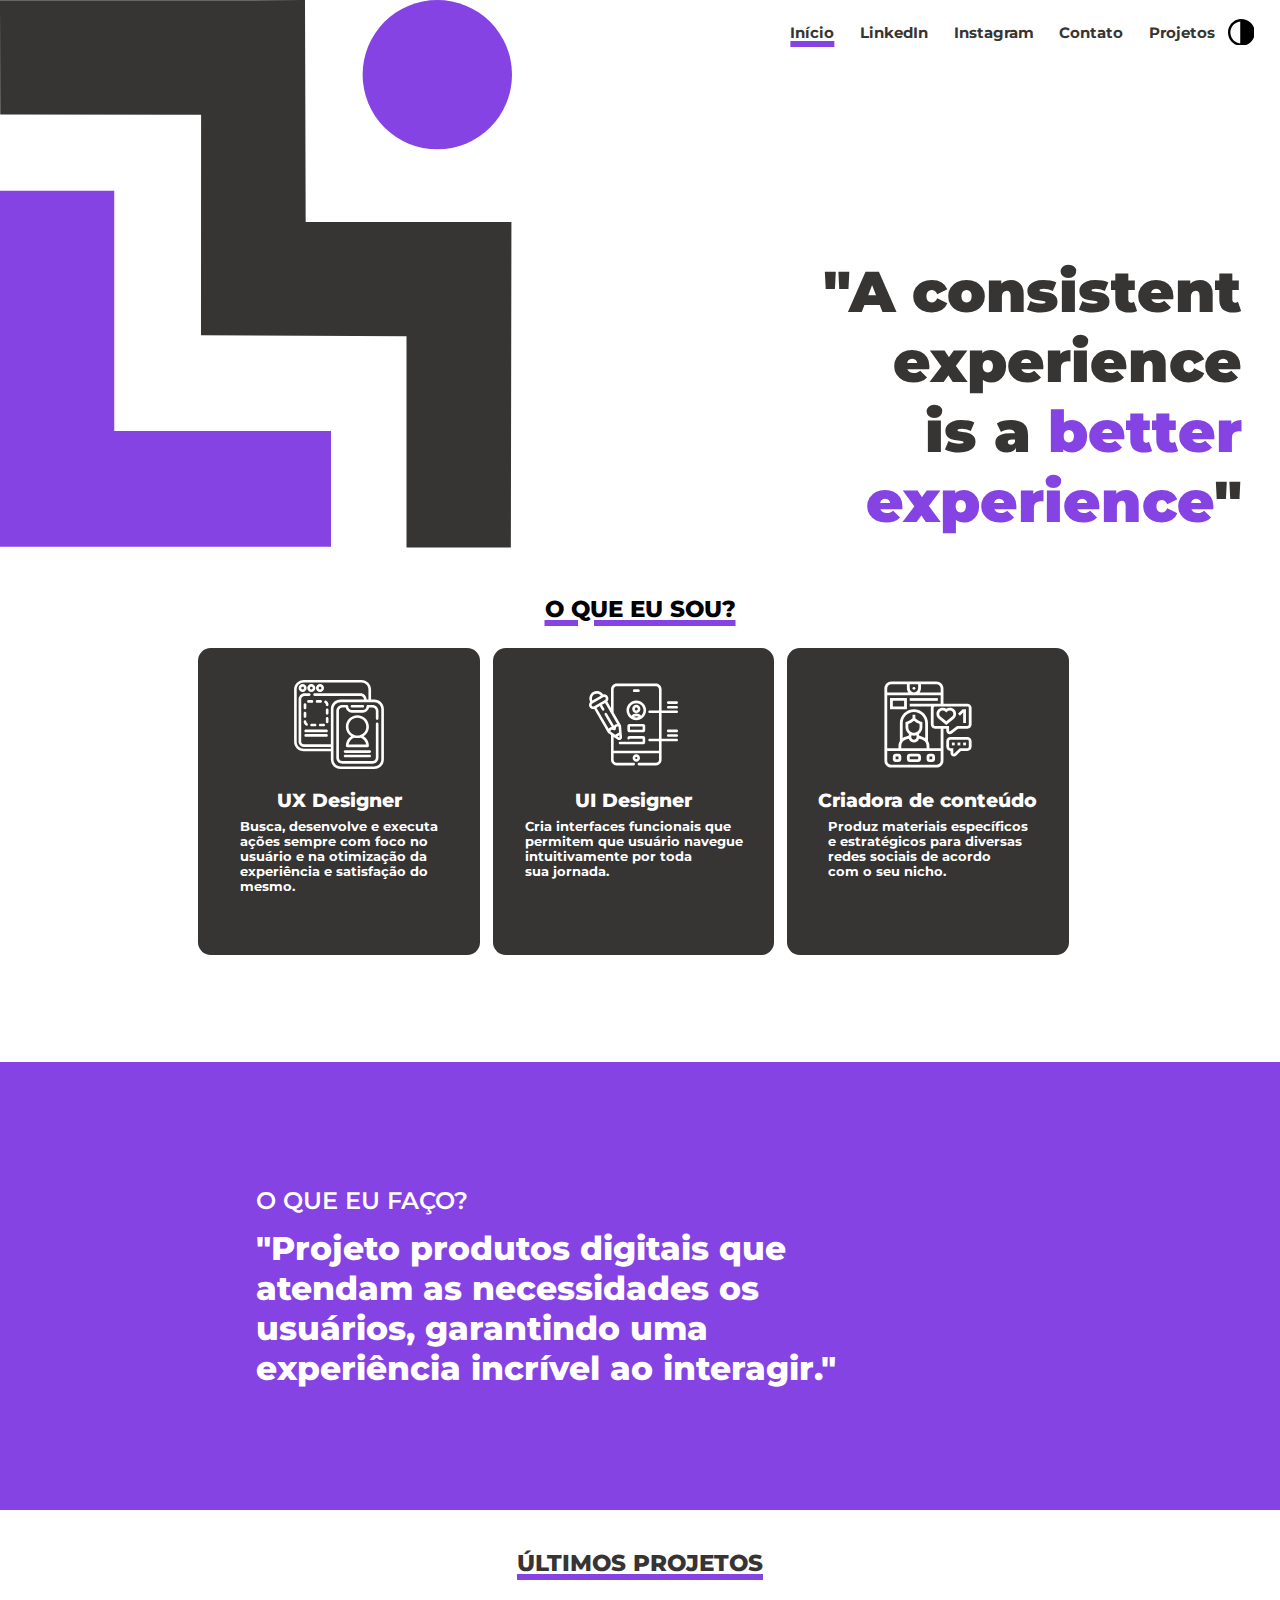
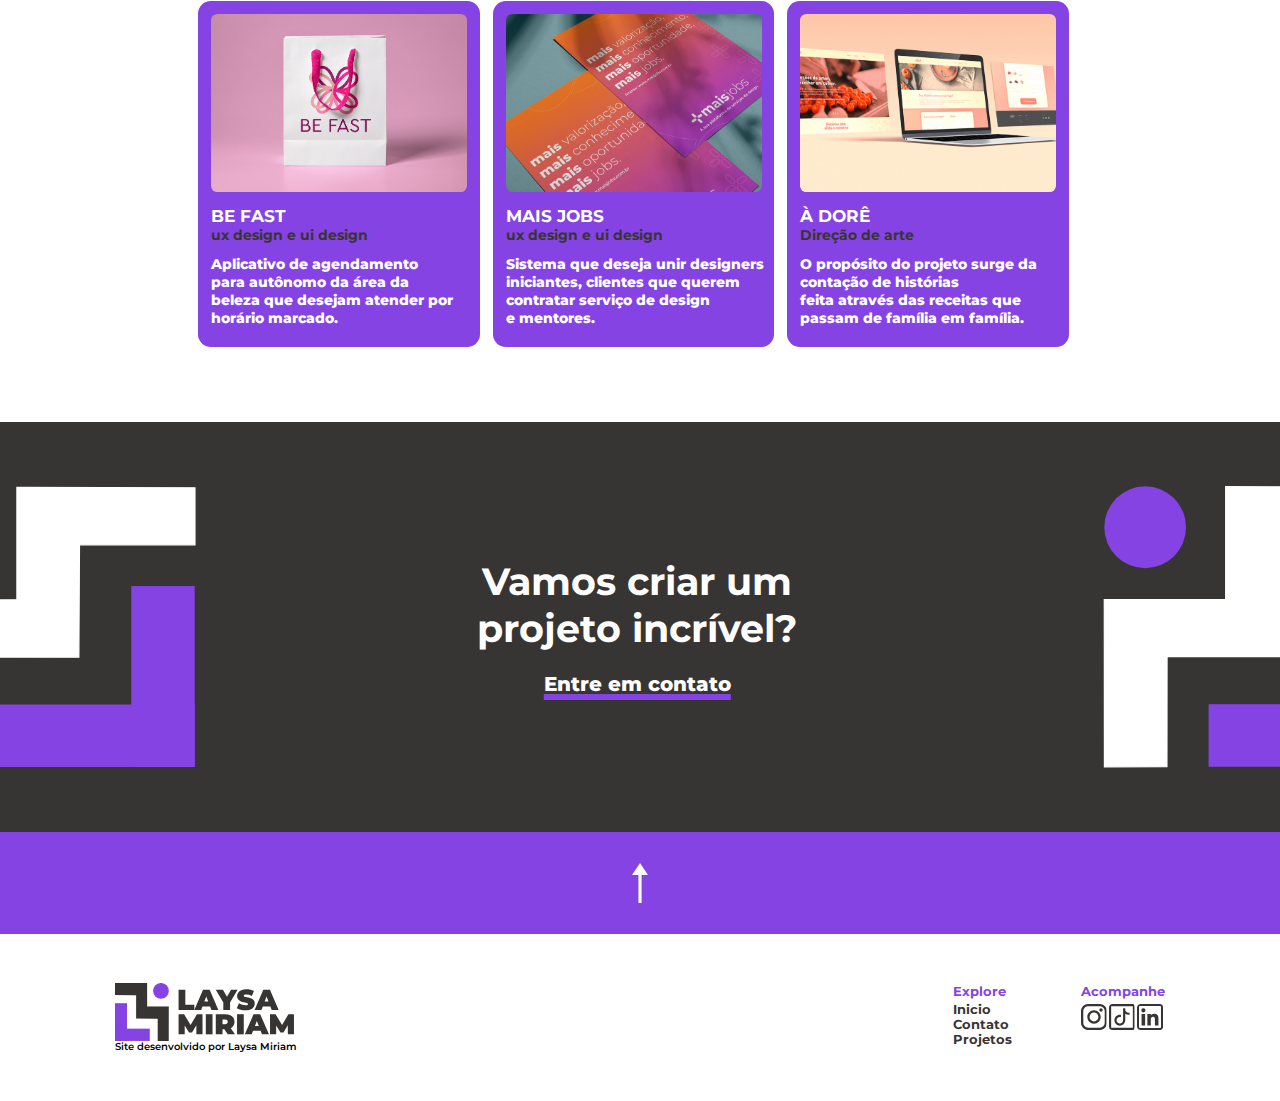
<file: index.html>
<!DOCTYPE html>
<html lang="pt-br">
<head>
    <meta charset="UTF-8">
    <meta http-equiv="X-UA-Compatible" content="IE=edge">
    <meta name="viewport" content="width=device-width, initial-scale=1.0">
    <title>Laysa Miriam</title>
    <link rel="stylesheet" href="style1.css">
    <link rel="preconnect" href="https://fonts.gstatic.com">
    <link rel="shortcut icon" href="imagens/logotipo branco.svg">
    <link href="https://fonts.googleapis.com/css2?family=Montserrat:wght@400;500;700;800;900&display=swap" rel="stylesheet">
    
</head>
<body>
    <div class="cabecalho">
        <nav>
            <div class="links">
                <a class="inicio" href="">Início</a>
                <a href="https://www.linkedin.com/in/laysamiriam/">LinkedIn</a>
                <a href="https://www.instagram.com/laysa.miriam/">Instagram</a>
                <a href="mailto:laysauf@gmail.com">Contato</a>
                <a href="projetos.html">Projetos</a>
                <svg  class="contraste" version="1.1" xmlns="http://www.w3.org/2000/svg" xmlns:xlink="http://www.w3.org/1999/xlink" x="0px" y="0px"
                viewBox="0 0 338 338" style="enable-background:new 0 0 338 338;" xml:space="preserve">
                <path d="M169,0h-15v0.673C67.814,8.29,0,80.868,0,169s67.814,160.71,154,168.327V338h15c93.187,0,169-75.813,169-169
                S262.187,0,169,0z M30,169C30,97.423,84.384,38.316,154,30.812v276.377C84.384,299.684,30,240.577,30,169z"/> </svg>
                
                <!-- <img class="contraste" src="imagens/contrast.svg" alt="botão de contraste"> -->
            </div>
        </nav>
        
        <img src="imagens/icone grande-branco.svg" alt="Logotipo da empresa Laysa Miriam" class="logotipo">
        <img src="imagens/icone grande.svg" alt="Logotipo da empresa Laysa Miriam" class="logotipo normal">
        <!-- <img src="imagens/icone grande-branco.svg" alt="Logotipo da empresa Laysa Miriam" class="logotipo branco"> -->
        
        
        <div class="texto">
            <strong> <h2>"A consistent
                <br>experience<br>
                is a <b>better<br>
                    experience</b>"</h2>
                </strong>
            </div>
            
        </div>
    </div>
        
    <div class="oquesou">
        <h3>O que eu sou?</h3>
        <div class="cards">
            <div class="card">
                <img src="imagens/ux (1).svg" alt="Ilustração que representa o perfil do usuário em uma interface">
                <h4>UX Designer</h4>
                <p>Busca, desenvolve e executa <br> ações sempre com foco no <br> usuário e na otimização da<br>
                    experiência e satisfação do <br> mesmo.</p>
            </div>
                    
            <div class="card">
                <img src="imagens/design-de-interface-do-usuario.svg" alt="Ilustração que representa uma tela de celular sendo desenhada por um lápis">
                <h4>UI Designer</h4>
                <p>Cria interfaces funcionais que<br> permitem que usuário navegue<br>  intuitivamente por toda<br> sua jornada.</p>
            </div>
                    
            <div class="card">
                <img src="imagens/social.svg" alt="Ilustração que representa o usuário em seu celular">
                <h4>Criadora de conteúdo</h4>
                <p>Produz materiais específicos<br> e estratégicos para diversas <br> redes sociais de acordo <br> com o seu nicho.</p>
            </div>    
        </div>      
    </div>
            
            
        <div class="oquefaco">
            <div class="conteudo">
                <div class="contend">
                    <h3>O que eu faço?</h3>
                    <Strong><h4>"Projeto produtos digitais que<br>atendam as necessidades
                        os<br> usuários, garantindo uma<br>experiência incrível ao interagir."
                    </h4></Strong>
                </div>
            </div>
        </div>
            
        <div class="ultimosproj">
            <h3 class="titulo">últimos projetos</h3>
            <div class="cards">
                
                <div class="card-proj">
                    <a href="befast.html">
                        <img src="imagens/sacola.jpg" alt="">
                        <div class="info">
                            <h2>Be Fast</h2>
                            <h3>ux design e ui design</h3>
                            <p>Aplicativo  de agendamento <br>para autônomo da área da<br> beleza que desejam atender por <br> horário marcado.</p>
                        </div>
                    </a>
                </div>
                    
                <div class="card-proj">
                    <a href="maisjobs.html">
                        <img src="imagens/maiscartaz.jpg" alt="">
                        <div class="info">
                            <h2>Mais Jobs</h2>
                            <h3>ux design e ui design</h3>
                            <p>Sistema que deseja unir designers <br>iniciantes, clientes que querem contratar serviço de design <br> e mentores.</p>
                        </div>
                    </a>
                </div>
                    
                <div class="card-proj">
                    <a href="adore.html">
                        <img src="imagens/adore-crop.jpg" alt="">
                        <div class="info">
                            <h2>À Dorê</h2>
                            <h3>Direção de arte</h3>
                            <p>O propósito do projeto surge da contação de histórias <br> feita através das receitas que passam de família em família.</p>
                        </div>
                    </a>
                </div>
                    
            </div>
        </div>
            
        <div class="contato">
            <img  class="esquerda" src="imagens/com corte - esquerda.svg" alt="logotipo rotacionado da empresa Laysa Miriam ">
            <div class="infos">
                <h2>Vamos criar um<br> projeto incrível?</h2>
                <a href="https://www.linkedin.com/in/laysamiriam/">Entre em contato</a>
            </div>
            <img class="direita" src="imagens/com corte - direito.svg" alt="logotipo rotacionado da empresa Laysa Miriam ">
        </div>
            
        <div class="top">
            <img src="imagens/top.svg" alt="Seta para cima">
        </div>
            
        <footer>
            <div class="esq">
                <img src="imagens/com cores.svg" alt="Logotipo da empresa Laysa Miriam" class="logo active">
                <img src="imagens/com cores2.svg" alt="Logotipo da empresa Laysa Miriam" class="logo-branco">
                <p>Site desenvolvido por Laysa Miriam</p>
            </div>
                
            <div class="dire">
                <div class="menu1">
                    <p>Explore</p>
                    <div class="links">
                        <a href="index.html">Inicio</a>
                        <a href="mailto:laysauf@gmail.com">Contato</a>
                        <a href="projetos.html">Projetos</a>
                    </div>
                </div>
                    
                <div class="menu2">
                    <p>Acompanhe</p>
                    <div class="links2">
                        <a href="https://www.instagram.com/laysa.miriam/"><img src="imagens/instagram-logo.svg" alt=""></a>
                        <a href="google.com"><img src="imagens/tiktok.svg" alt=""></a>
                        <a href="https://www.linkedin.com/in/laysamiriam/"><img src="imagens/linkedin.svg" alt=""></a>
                    </div>
                </div>
            </div>
        </footer>

<script src="https://ajax.googleapis.com/ajax/libs/jquery/1.10.1/jquery.min.js"></script>
<script type="text/javascript"></script>
<script>

    subir = document.querySelector(".top");
    
    subir.addEventListener("click",function(){
    // window.scrollTo(0, 0);
    $('html, body').animate({scrollTop:0}, 'slow');
    })
                   
    //contraste do cabeçalho
    cabecalho = document.querySelector(".cabecalho");
    menu = document.querySelectorAll(".cabecalho nav .links a");
    contraste = document.querySelector(".cabecalho nav .links .contraste");
    logotipo = document.querySelector(".cabecalho .logotipo.normal");
    frase = document.querySelector(".texto strong h2");
                
    //o que sou 
    oquesou = document.querySelector(".oquesou");
    cards = document.querySelectorAll(".oquesou .cards .card");
    console.log(cards);

    //oquefaco
    oquefaco = document.querySelector(".oquefaco");

    //ultimosproj
    ultimosproj = document.querySelector(".ultimosproj");
    ultimosproj_titulo = document.querySelector(".ultimosproj .titulo");
    ultimoscard = document.querySelectorAll(".ultimosproj .cards .card-proj");
    ultimos_h3 = document.querySelectorAll(".ultimosproj .cards .card-proj h3");

    //contato
    contato = document.querySelector(".contato");

    //topo
    topo = document.querySelector(".top");

    //footer
    footer = document.querySelector("footer");
    logo = document.querySelector("footer .esq .logo");
    logo_branco = document.querySelector("footer .esq .logo-branco");
    titulo = document.querySelector("footer .esq p");
    links1 = document.querySelectorAll("footer .dire .menu1 .links a");
    links2 = document.querySelectorAll("footer .dire .menu2 .links2 a");
    imagens = document.querySelectorAll("footer .dire .menu2 .links2 a img");

                
    function modo_contraste(){
        //cabeçalho
        cabecalho.style.backgroundColor= "black";
        contraste.style.fill = "white";
        for(const link of menu){
            link.style.color="white";
            link.classList.add("active");
        }
        logotipo.classList.add("active");
        frase.style.color = "white";
                    
        //o que sou 
        oquesou.style.color="white";
        oquesou.style.backgroundColor ="black";
        for(const card of cards){
            card.style.backgroundColor = "black";
            card.style.border ="0.2vw solid white";
        }       

        //oquefaco
        oquefaco.style.backgroundColor = "black";
        oquefaco.style.borderTop= "0.2vw solid white";
        oquefaco.style.borderBottom= "0.2vw solid white";

        //ultimos projetos
        ultimosproj.style.backgroundColor ="black";
        ultimosproj_titulo.style.color="white";
        ultimosproj.style.borderBottom= "0.2vw solid white";
        for(const card of ultimoscard){
            card.style.backgroundColor = "black";
            card.style.border ="0.2vw solid white";
        }  
        for(const h3 of ultimos_h3){
            h3.style.color = "white";
        }      

        //contato
        contato.style.backgroundColor = "black";
        contato.style.borderBottom= "0.2vw solid white";

        //topo
        topo.style.backgroundColor = "black";
        topo.style.borderBottom= "0.2vw solid white";

        //footer
        footer.style.backgroundColor = "black";
        logo.classList.remove("active");
        logo_branco.classList.add("active");
        titulo.style.color="white";
        for(const link of links1){
            link.style.color = "white";
        }  
        for(const link of links2){
            link.style.color = "white";
        } 
        for(const img of imagens){
            imagens.style.fill="white";
        }  
        
    }

                
    function modo_normal(){
        cabecalho.style.backgroundColor= "white";
        contraste.style.fill = "black";
        for(const link of menu){
            link.style.color="#373533";
            link.classList.remove("active");
        }
        logotipo.classList.remove("active");
        frase.style.color = "#373533";

        //o que sou
        oquesou.style.color="#373533";
        oquesou.style.backgroundColor="white";
        for(const card of cards){
            card.style.backgroundColor = "#373533";
            card.style.border ="0.2vw solid white";
        }   
        
        //o que faco
        oquefaco.style.backgroundColor = "#8543E3";

        //ultimos projetos
        ultimosproj.style.backgroundColor ="white";
        ultimosproj_titulo.style.color="#8543E3";
        for(const card of ultimoscard){
            card.style.backgroundColor = "#8543E3";
        }  
        for(const h3 of ultimos_h3){
            h3.style.color = "#373533";
        }  

        //contato
        contato.style.backgroundColor = "#373533";
        contato.style.borderBottom= "none";

        //topo
        topo.style.backgroundColor = "#8543E3";

        //footer
        footer.style.backgroundColor = "white";
        logo_branco.classList.remove("active");
        logo.classList.add("active");
        titulo.style.color="#373533";
        for(const link of links1){
            link.style.color = "#373533";
        }  
        for(const link of links2){
            link.style.color = "#373533";
        }  
    }


    contraste.addEventListener("click",function(){
        if(cabecalho.style.backgroundColor == "black"){
            // modo = 1;
            modo_normal();
        }else{
            // modo = 0;
            modo_contraste();
            }
    })
                
                
</script>
</body>
</html>
</file>
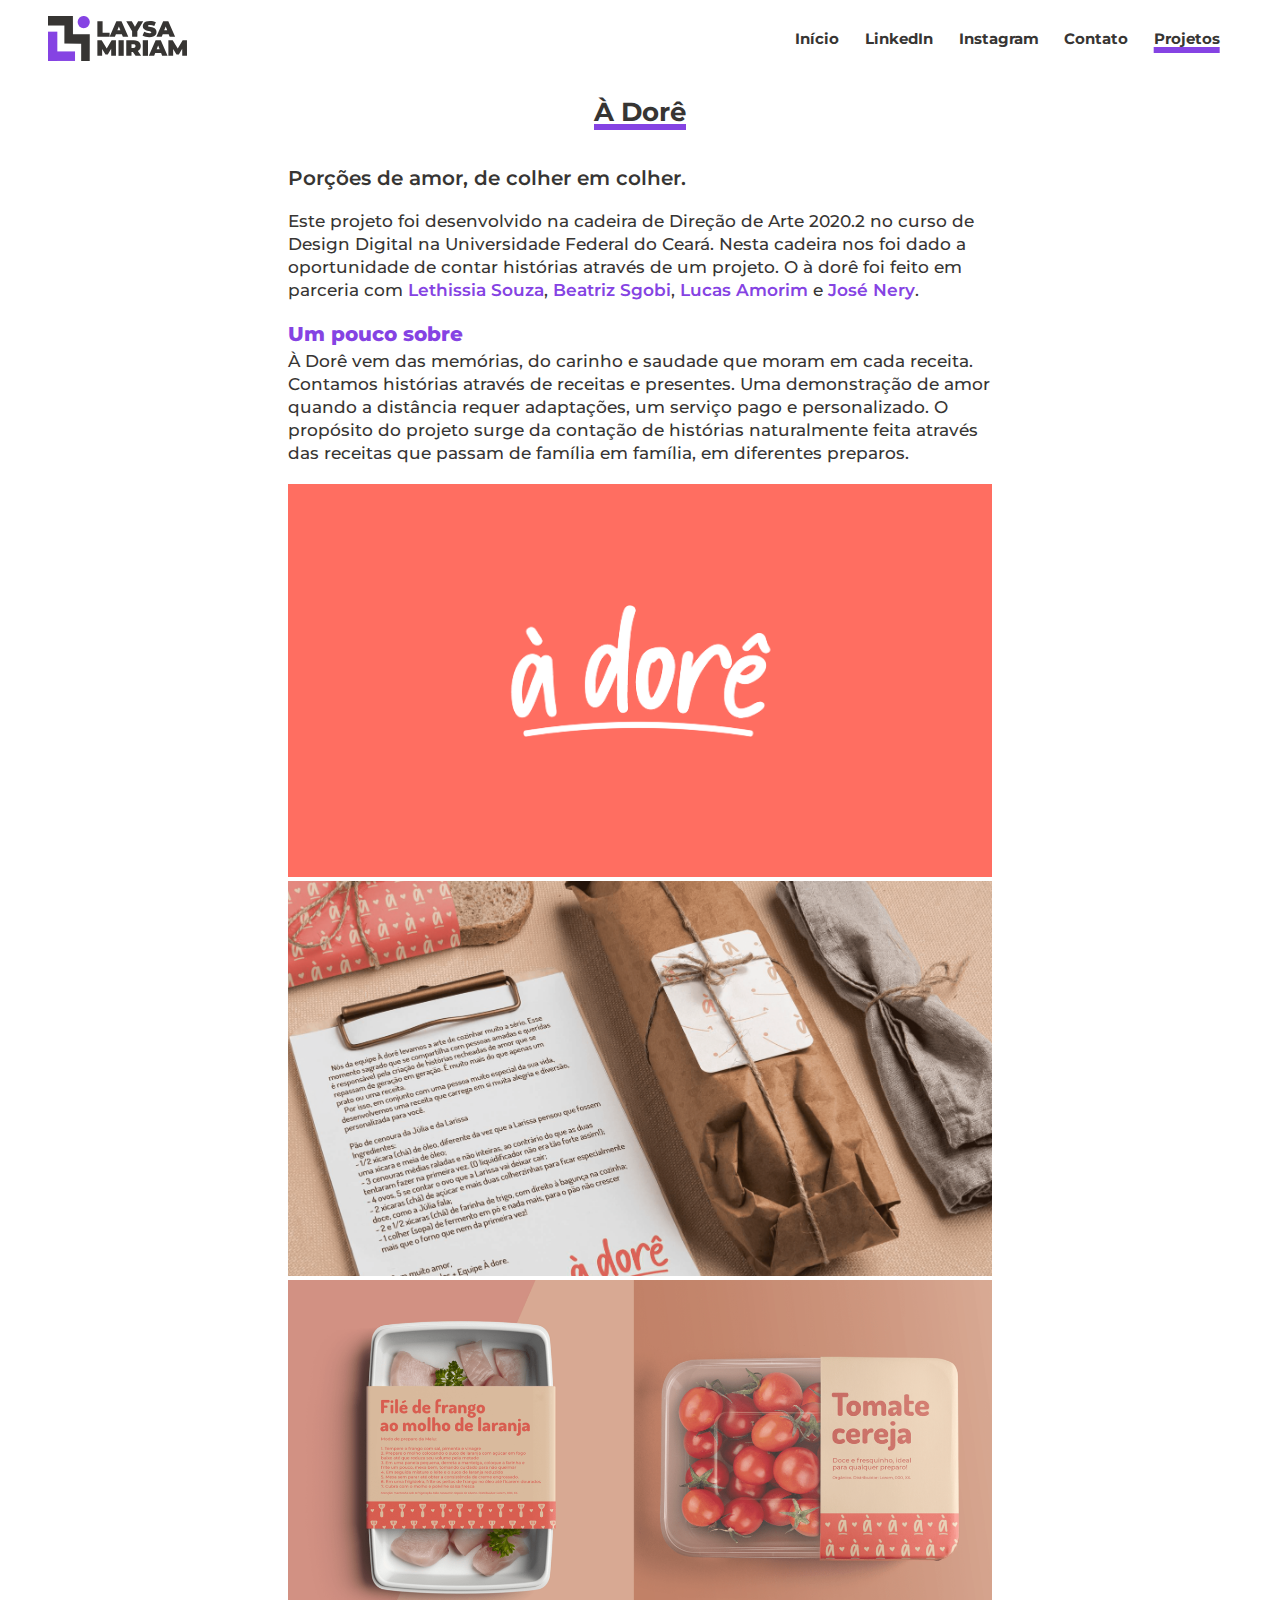
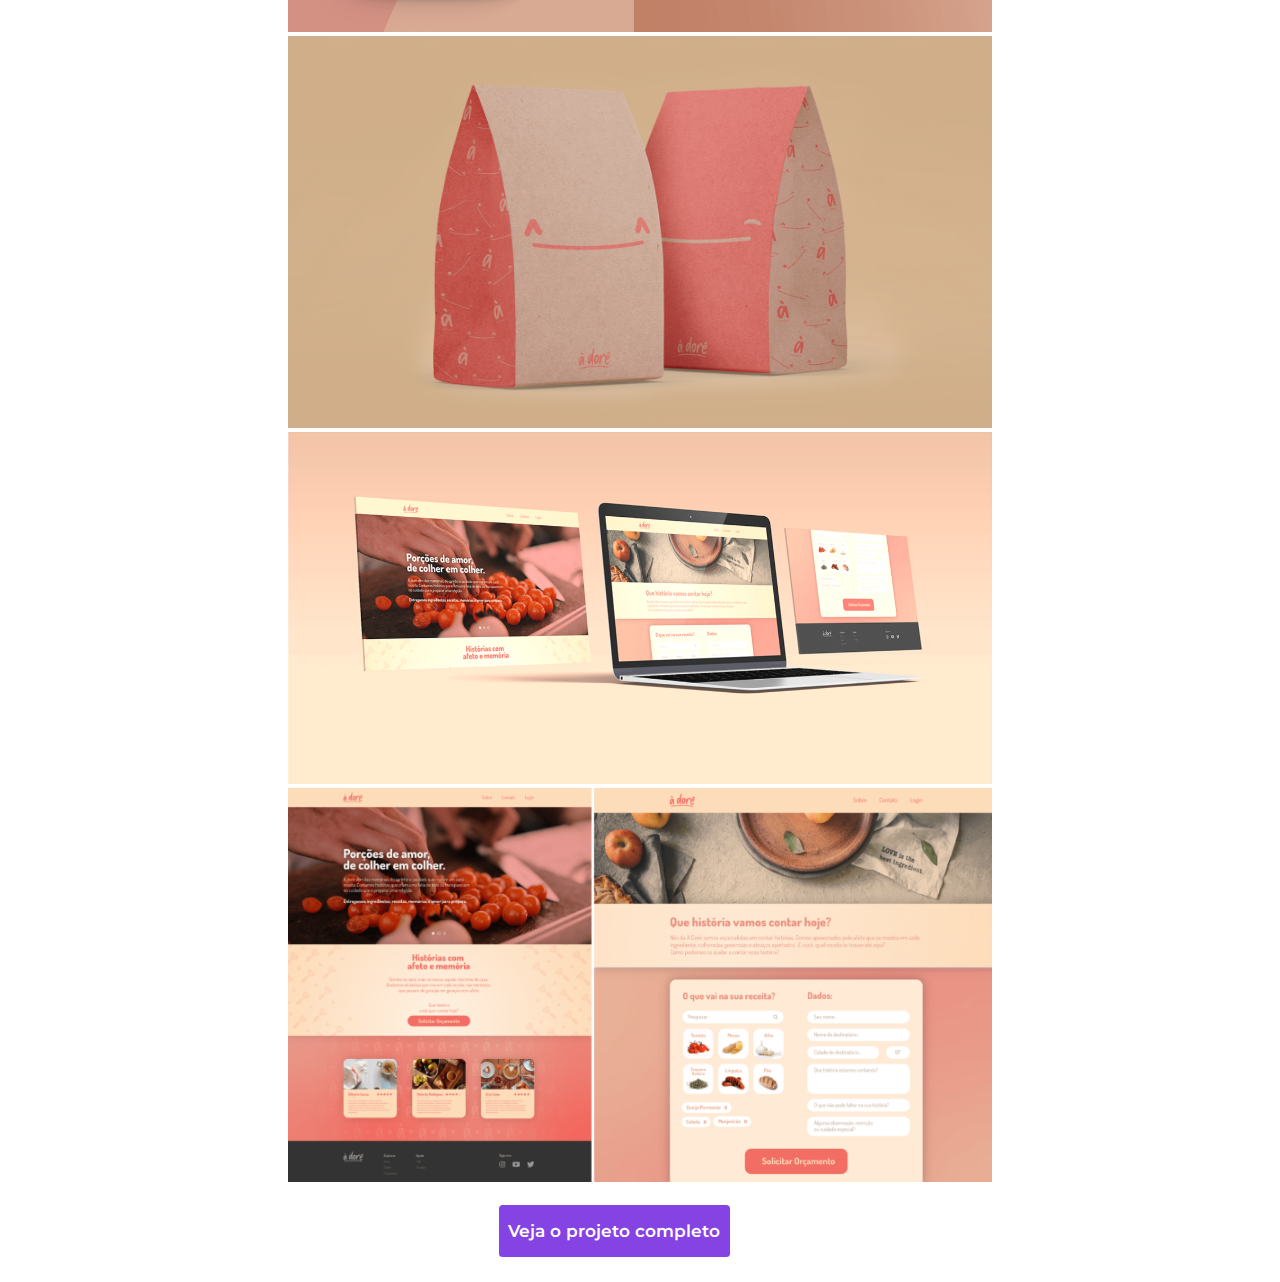
<file: adore.html>
<!DOCTYPE html>
<html lang="pt-br">
<head>
    <meta charset="UTF-8">
    <meta http-equiv="X-UA-Compatible" content="IE=edge">
    <meta name="viewport" content="width=device-width, initial-scale=1.0">
    <title>Laysa Miriam</title>
    <link rel="stylesheet" href="adore.css">
    <link rel="preconnect" href="https://fonts.gstatic.com">
    <link rel="shortcut icon" href="imagens/logotipo branco.svg">
    <link href="https://fonts.googleapis.com/css2?family=Montserrat:wght@400;500;700;800;900&display=swap" rel="stylesheet">
</head>
<body>
    <nav>
        <div class="links">
            <div class="foto">
                <img class="branco" src="imagens/com cores2.svg" alt="">
                <img class="comcor active" src="imagens/com cores.svg" alt="Logotipo da empresa Laysa Miriam">
            </div>
            <div class="link">
                <a href="index.html">Início</a>
                <a href="https://www.linkedin.com/in/laysamiriam/">LinkedIn</a>
                <a href="https://www.instagram.com/laysa.miriam/">Instagram</a>
                <a href="mailto:laysauf@gmail.com">Contato</a>
                <a class="projeto"href="projetos.html">Projetos</a>
                <!-- <svg  class="contraste" version="1.1" xmlns="http://www.w3.org/2000/svg" xmlns:xlink="http://www.w3.org/1999/xlink" x="0px" y="0px"
                viewBox="0 0 338 338" style="enable-background:new 0 0 338 338;" xml:space="preserve">
                <path d="M169,0h-15v0.673C67.814,8.29,0,80.868,0,169s67.814,160.71,154,168.327V338h15c93.187,0,169-75.813,169-169
                S262.187,0,169,0z M30,169C30,97.423,84.384,38.316,154,30.812v276.377C84.384,299.684,30,240.577,30,169z"/></svg> -->
            </div>
        </div>
    </nav>
    
    <div class="adore">
        <article>
            <h1 style="text-align: center;">À Dorê</h1>
            <h2>Porções de amor, de colher em colher.</h2>
            
            <p>Este projeto foi desenvolvido na cadeira de Direção de Arte 2020.2 no curso de Design Digital na Universidade Federal do Ceará.
            Nesta cadeira nos foi dado a oportunidade de contar histórias através de um projeto. O à dorê foi feito em parceria
            com <a style="text-decoration: none; color:#8543E3" href="https://www.linkedin.com/in/lethissia/">Lethissia Souza</a>, <a style="text-decoration: none; color:#8543E3" href="https://www.linkedin.com/in/beatriz-sgobi-lamego/">Beatriz Sgobi</a>, <a style="text-decoration: none; color:#8543E3"href="https://www.linkedin.com/in/lucas-amorim-164574188/">Lucas Amorim</a> e <a style="text-decoration: none; color:#8543E3"href="https://www.behance.net/nerylmf">José Nery</a>.
                
            </p>

            <h3>Um pouco sobre</h3>
            <p>À Dorê vem das memórias, do carinho e saudade que moram em cada receita. Contamos histórias através de receitas e presentes. Uma demonstração de amor quando a distância requer adaptações, um serviço pago e personalizado. O propósito do projeto surge da contação de histórias naturalmente feita através das receitas que passam de família em família, em diferentes preparos. </p>
            
            <img src="imagens/Adorê/início.PNG" alt="">
            <img src="imagens/Adorê/mockup.PNG" alt="">
            <img src="imagens/Adorê/mockup3.PNG" alt="">
            <img src="imagens/Adorê/pacote.PNG" alt="">
            <img src="imagens/Adorê/tela.PNG" alt="">
            <img style="margin-bottom: 1.5vw;" src="imagens/Adorê/tela2.PNG" alt="">
       
            <a href="https://www.behance.net/gallery/120069735/A-Dore-porcoes-de-amor-de-colher-em-colher"><button>Veja o projeto completo</button></a>

        </article>
    </div>

</body>
</file>
<file: style1.css>
*{
    margin: 0;
    padding: 0;
    font-family: 'Montserrat', sans-serif;
}
.cabecalho{
    position: relative;
    z-index: 5;
    height: 45vw;
    /* background-color: blueviolet; */
}
.cabecalho nav{
    position: absolute;
    width: 100%;
    height: 5vw;
    z-index: 1;
}
.cabecalho nav .links{
    display: flex;
    height: 5vw;
    padding-right: 2vw;
    align-items: center;
    /* justify-items: center; */
    /* align-content: center; */
    justify-content: flex-end;
}
.cabecalho nav .links .contraste{
    width: 2.1vw;
    cursor: pointer;
}
.cabecalho nav .links .contraste:hover{
    opacity: 0.7;
}
.cabecalho nav .links a{
    padding: 1vw;
    color: #373533;
    font-weight: 700;
    text-decoration: none;
    font-size: 1.2vw;
}
.cabecalho nav .links a:hover{
    text-decoration: underline 0.5vw #373533; 
}
.cabecalho nav .links a.active:hover{
    text-decoration: underline 0.5vw white; 
}
.cabecalho nav .links .inicio{
    text-decoration: underline 0.5vw #8543E3;
}
.cabecalho .logotipo{
    position: absolute;
    left: 0;
    top: 0vw;
    width: 40vw;
    z-index: 0;
}
.cabecalho .logotipo.normal.active{
    display: none;
}
.cabecalho .texto{
    z-index: 2;
    position: absolute;
    width: 97%;
    text-align: right;
    top: 20vw;
}
.cabecalho .texto strong h2, .cabecalho .texto h2 b{
    font-weight: 900;
    font-size: 4.5vw;
    color: #373533;
}
.cabecalho .texto h2 b{
    color: #8543E3;  
}
.oquesou{
    background-color: white;
    /* top: 2vw; */
    position: relative;
    height: 38vw;
}
.oquesou h3{
    text-decoration: underline 0.5vw #8543E3;
    text-transform: uppercase;
    font-weight: 800;
    font-size: 1.8vw;
    text-align: center;
    padding-top:1.5vw;
    padding-bottom: 1.9vw;
}
.oquesou .cards{
    display: flex;
    justify-items: center;
    justify-content: center;
}
.oquesou .cards .card{
    background-color: #373533;
    border-radius: 1vw;
    width: 22%;
    height: 24vw;
    margin-right: 1vw;
    text-align: center;
}
.oquesou .cards .card h4{
    font-weight: 800;
    color: white;
    font-size: 1.5vw;
    margin-bottom: 0.5vw;
}
.oquesou .cards .card p{
    font-weight: 700;
    width: 100%;
    color: white;
    font-size: 1vw;
    text-align: left;
    
    display: flex;
    justify-content: center;
}
.oquesou .cards .card img{
    width: 7vw;
    margin-top: 2.5vw;
    margin-bottom: 1.2vw;
}
.oquefaco{
    background-color: #8543E3;
    position: relative;
    height: 35vw;
    text-align: left;
    color: white;
}
.oquefaco .conteudo{
    height: 100%;
    display: flex;
    flex-wrap: wrap;
    align-items: center;
    margin-left: 20vw;
}
.oquefaco .conteudo .contend{
    width: 100%;
}
.oquefaco .conteudo .saiba-mais{
    width: 100%;
}
.oquefaco .conteudo .contend h3{
    font-weight: 600;
    text-transform: uppercase;
    font-size: 1.9vw;
}
.oquefaco .conteudo .contend strong h4{
    font-weight: 800;
    padding-top: 1vw;
    font-size: 2.6vw;
}
.oquefaco .conteudo .contend a{
    font-weight: 800;
    display: block;
    color: white;
    font-size: 1.6vw;
    text-decoration: none; 
}
.oquefaco .conteudo .saiba-mais a{
    font-size: 1.7vw;
    font-weight: 700;
    text-decoration: none;
    color: white;
}
.oquefaco .conteudo .saiba-mais a:hover{
    /* color: #373533; */
    text-shadow: 0.2vw 0.2vw #3735337c;
    transition-property: text-shadow;
    transition-duration: 0.2s;
    transition-timing-function: ease-in;
}
.oquefaco .conteudo .saiba-mais img{
    width: 2.3vw;
    margin-left: 0.2vw;
}
.ultimosproj{
    /* top: 8vw; */
    height: 40vw;
    position: relative;
}
.ultimosproj .titulo{
    text-decoration: underline 0.5vw #8543E3;
    text-transform: uppercase;
    font-weight: 800;
    font-size: 1.8vw;
    text-align: center;
    padding-top:1.5vw;
    padding-bottom: 1.9vw;
    color: #373533;
    padding-top: 3vw;
}
.ultimosproj .cards{
    display: flex;
    justify-items: center;
    justify-content: center;
}
.ultimosproj .card-proj a{
    text-decoration: none;
}
.ultimosproj .card-proj{
    background-color: #8543E3;
    border-radius: 1vw;
    width: 22%;
    height: 27vw;
    margin-right: 1vw;
    text-align: center;
    font-weight: 800;
}
.ultimosproj .card-proj:hover{
    background-color: #8643e3cb;
    transition-property: background-color;
    /* transition-duration: 0.3s; */
    transition-timing-function: ease-in;
    
    box-shadow: 0.2vw 0.2vw 0.2vw 0.2vw #37353346;
}
.ultimosproj img{
    width: 20vw;
    border-radius: 0.5vw;
    margin-top: 1vw;
    margin-bottom: 0.8vw;
}
.ultimosproj .card-proj a .info{
    text-align: left;
    margin-left: 1vw;
}
.ultimosproj .card-proj a .info h2{
    text-transform: uppercase;
    color: white;
    font-size: 1.3vw;
}
.ultimosproj .card-proj a .info h3{
    color: #373533;
    margin-top: 0;
    font-size: 1.1vw;
}
.ultimosproj .card-proj a .info p{
    margin-top: 0.8vw;
    font-size: 1.1vw;
    color: white;
}
.contato{
    height: 32vw;
    position: relative;
    background-color: #373533;
    
    display: flex;
    align-items: center;
    justify-content: space-between;
}
.contato .infos{
    font-weight: 800;
    text-align: center;
    color: white;
}
.contato .infos h2{
    font-size: 3vw;
    padding-bottom: 1.5vw;
}
.contato .infos a{
    text-decoration: underline 0.5vw #8543E3;
    color: white;
    font-size: 1.6vw;
}
.contato .infos a:hover{
    text-decoration: none;
    border: 0.5vw solid #8543E3;
    background-color: #8543E3;
    color: white;
    transition: background-color 0.3s ease-in;
}
.contato img{
    height: 70%;
}
.top{
    height: 8vw;
    position: relative;
    background-color: #8543E3;

    display: flex;
    align-items: center;
    justify-content: center;
    cursor: pointer;
}
.top img{
    width: 1.3vw;
    cursor: pointer;
}
.top img:hover{
    animation: anima 1500ms ease infinite;
}
@keyframes anima {
    to{
        opacity: 0.1;
        transform: scale(0.85) translateY(20px);
    }
}
footer{
    background-color:white;
    height: 13vw;
    
    display: flex;
    justify-content: space-around;
    align-items: center;
    
    z-index: 6;
    position: relative;
}
footer .esq img{
    width: 14vw;
}   
footer .esq .logo.active{
    display: flex;
}
footer .esq .logo{
    display: none;
}
footer .esq .logo-branco.active{
    display: flex;
}
footer .esq .logo-branco{
    display: none;
}
footer .esq p{
    font-weight: 600;
    font-size: 0.76vw;
}
footer .dire{
    height: 40%;
    width: 50%;
    display: flex;
    justify-content: flex-end;
}
footer .dire .menu1{
    margin-bottom: 0.5vw;
    width: 20%;
}
footer .dire .menu1 p, footer .dire .menu2 p{
    color: #8543E3;
    font-size: 1vw;
    font-weight: 700;
    height: 30%;
    display: block;
}
footer .dire .menu1 a{
    color: #373533;
    font-size: 1vw;
    text-decoration: none;
    font-weight: 700;
    display: block;
    height: 90%;
    width: 30%;
}
footer .dire .menu1 a:hover{
    text-decoration: underline 0.2vw #8543E3;
}
footer .dire .menu2 .links2{
    display: flex;
    width: 40%;
}
footer .dire .menu2 a{
    display: flex;
}
footer .dire .menu2 a img{
    width: 2vw;
    /* height: 90% */
    padding-right: 0.2vw;
    border-radius: 0.3vw
}
footer .dire .menu2 a img:hover{
    width: 1.8vw;
    box-shadow: 0.1vw 0.1vw 0.1vw 0.1vw #8643e39a;
}
</file>
<file: adore.css>
*{
    padding: 0;
    margin: 0;
    font-family: 'Montserrat', sans-serif;
    color: #373533;
}
body{
    background-color: white;
}
nav{
    top:0;
    position: relative;
    width: 100%;
    height: 6vw;
    z-index: 1;
}
nav .links{
    height: 100%;
    display: flex;
    align-items: center;
    justify-content: space-around;
}
nav .foto{
    width: 50%;
}
nav .foto .branco{
    display: none;
}
nav .foto .branco.active{
    display: block;
}
nav .foto .comcor.active{
    display: block;
}
nav .foto .comcor{
    display: none;
}
nav .foto img{
    height: 3.5vw;
}
nav .links .link{
    display: flex;
}
nav .links .link a{
    padding: 1vw;
    color: #373533;
    font-weight: 700;
    text-decoration: none;
    font-size: 1.2vw;
}
nav .links a:hover{
    text-decoration: underline 0.5vw #373533; 
}
nav .links .link a.active{
    color: white;
}
nav .links .link a.active:hover{
    text-decoration: underline 0.5vw white; 
}
nav .links .contraste{
    width: 2.1vw;
    cursor: pointer;
}
nav .links .link a:hover{
    text-decoration: underline 0.5vw #373533; 
}
nav .links .link .projeto{
    text-decoration: underline 0.5vw #8543E3;
}
.adore{
    margin: auto;
    width: 55%;
    /* background-color: silver; */
   
}
.adore h1{
    text-decoration: underline 0.5vw #8543E3;
    margin: 1.5vw 0 3vw 0;
    color: #373533;
    font-size: 2vw;
}
.adore h2{
    font-weight: 600;
    margin-bottom: 1.5vw;
    font-size: 1.6vw;
}
.adore h3{
    font-weight: 800;
    font-size: 1.6vw;
    color: #8543E3;
    margin-bottom: 0.3vw;
}
.adore h4{
    font-weight: 700;
    font-size: 1.2vw;
    margin-bottom: 0.2vw;

}
.adore p{
    font-weight: 500;
    font-size: 1.3vw;
    line-height: 1.8vw;
    margin-bottom: 1.5vw;
}
.adore img{
    width: 100%;
    background-color: white;
}
.adore iframe{
    width: 100%;
    height: 70vw;
    margin-bottom: 1.5vw;
}
.adore a{
    color: #373533;
    font-weight: 600;
    text-decoration: underline 0.3vw #8543E3;
}
.adore a:hover{
    text-decoration: underline 0.3vw #8643e385;
}
.adore a button{
    background-color: #8543E3;
    color: white;
    margin-left: 30%;
    font-size: 1.3vw;
    border-radius: 0.3vw;
    border: none;
    width: 18vw;
    font-weight: 600;
    height: 4vw;
    margin-bottom: 2vw;
    cursor: pointer;
}
.adore a button:hover{
    background-color: #8643e398;
}
</file>
